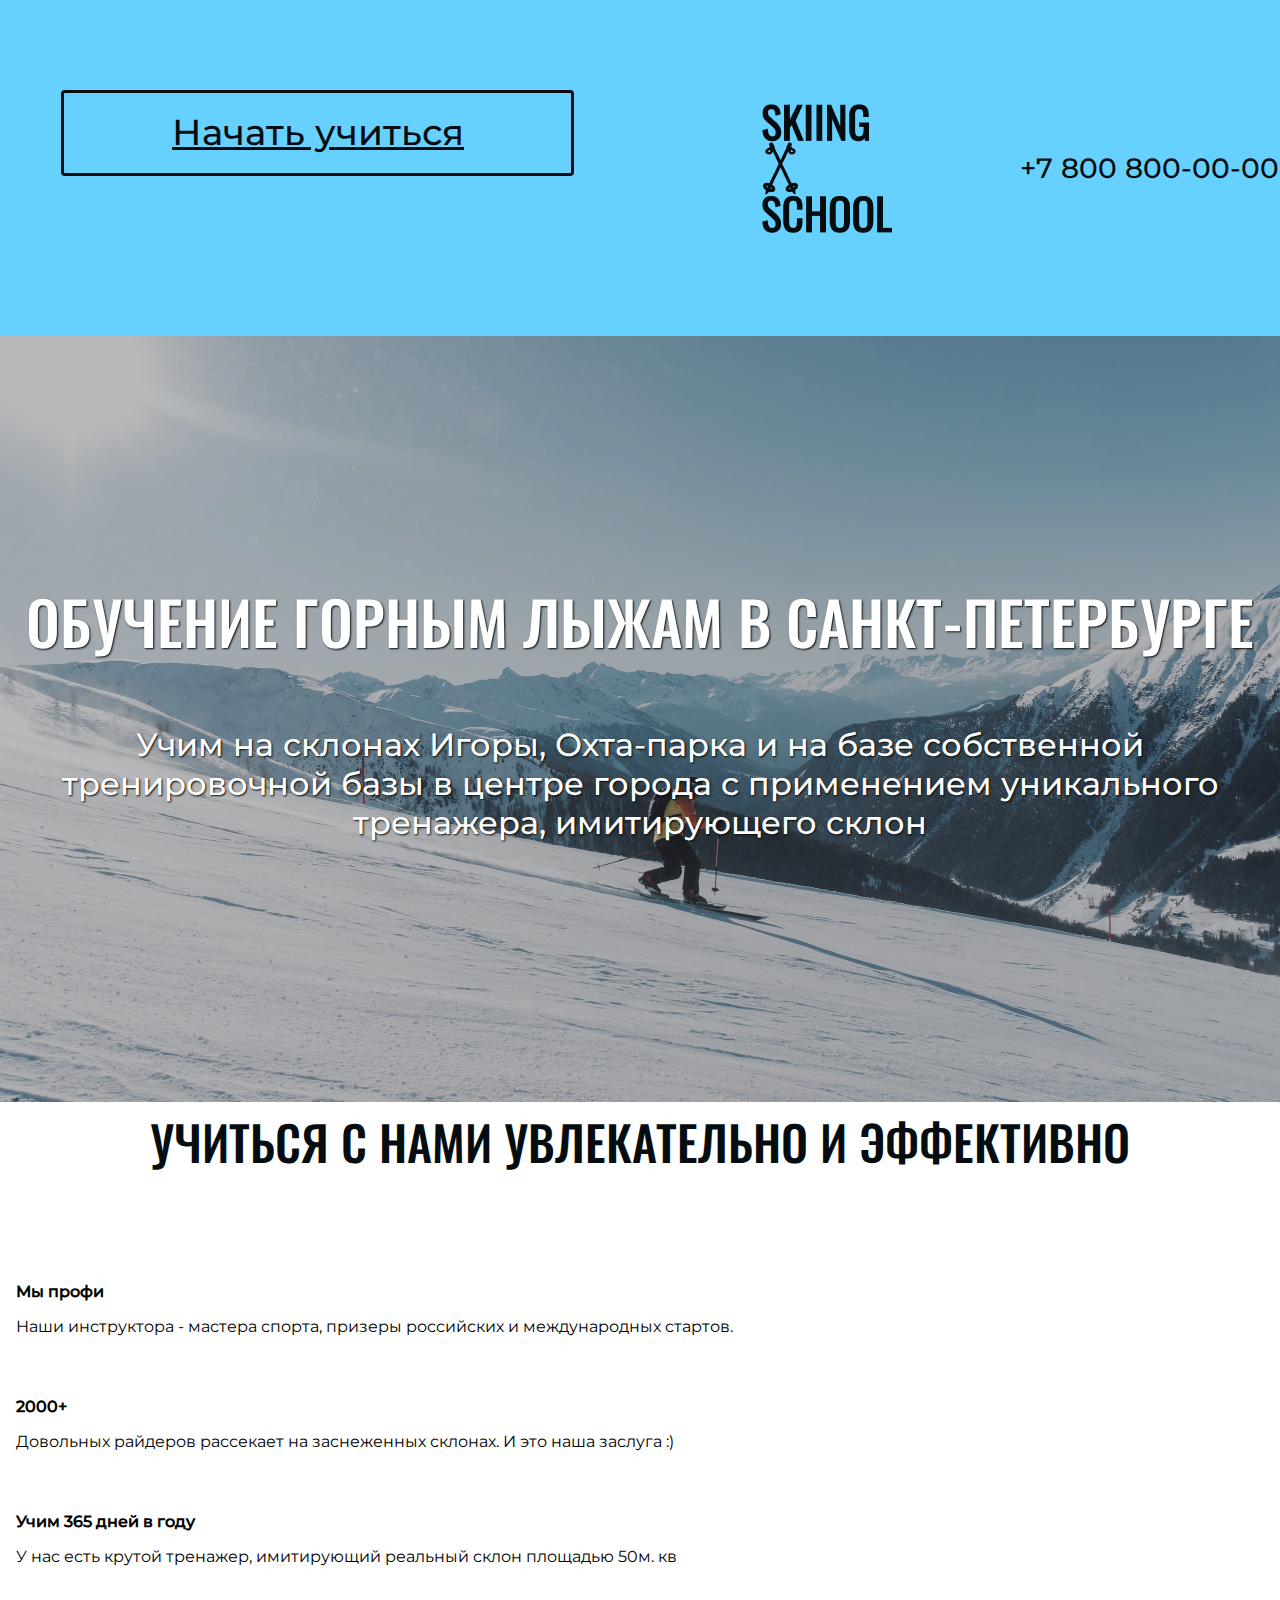
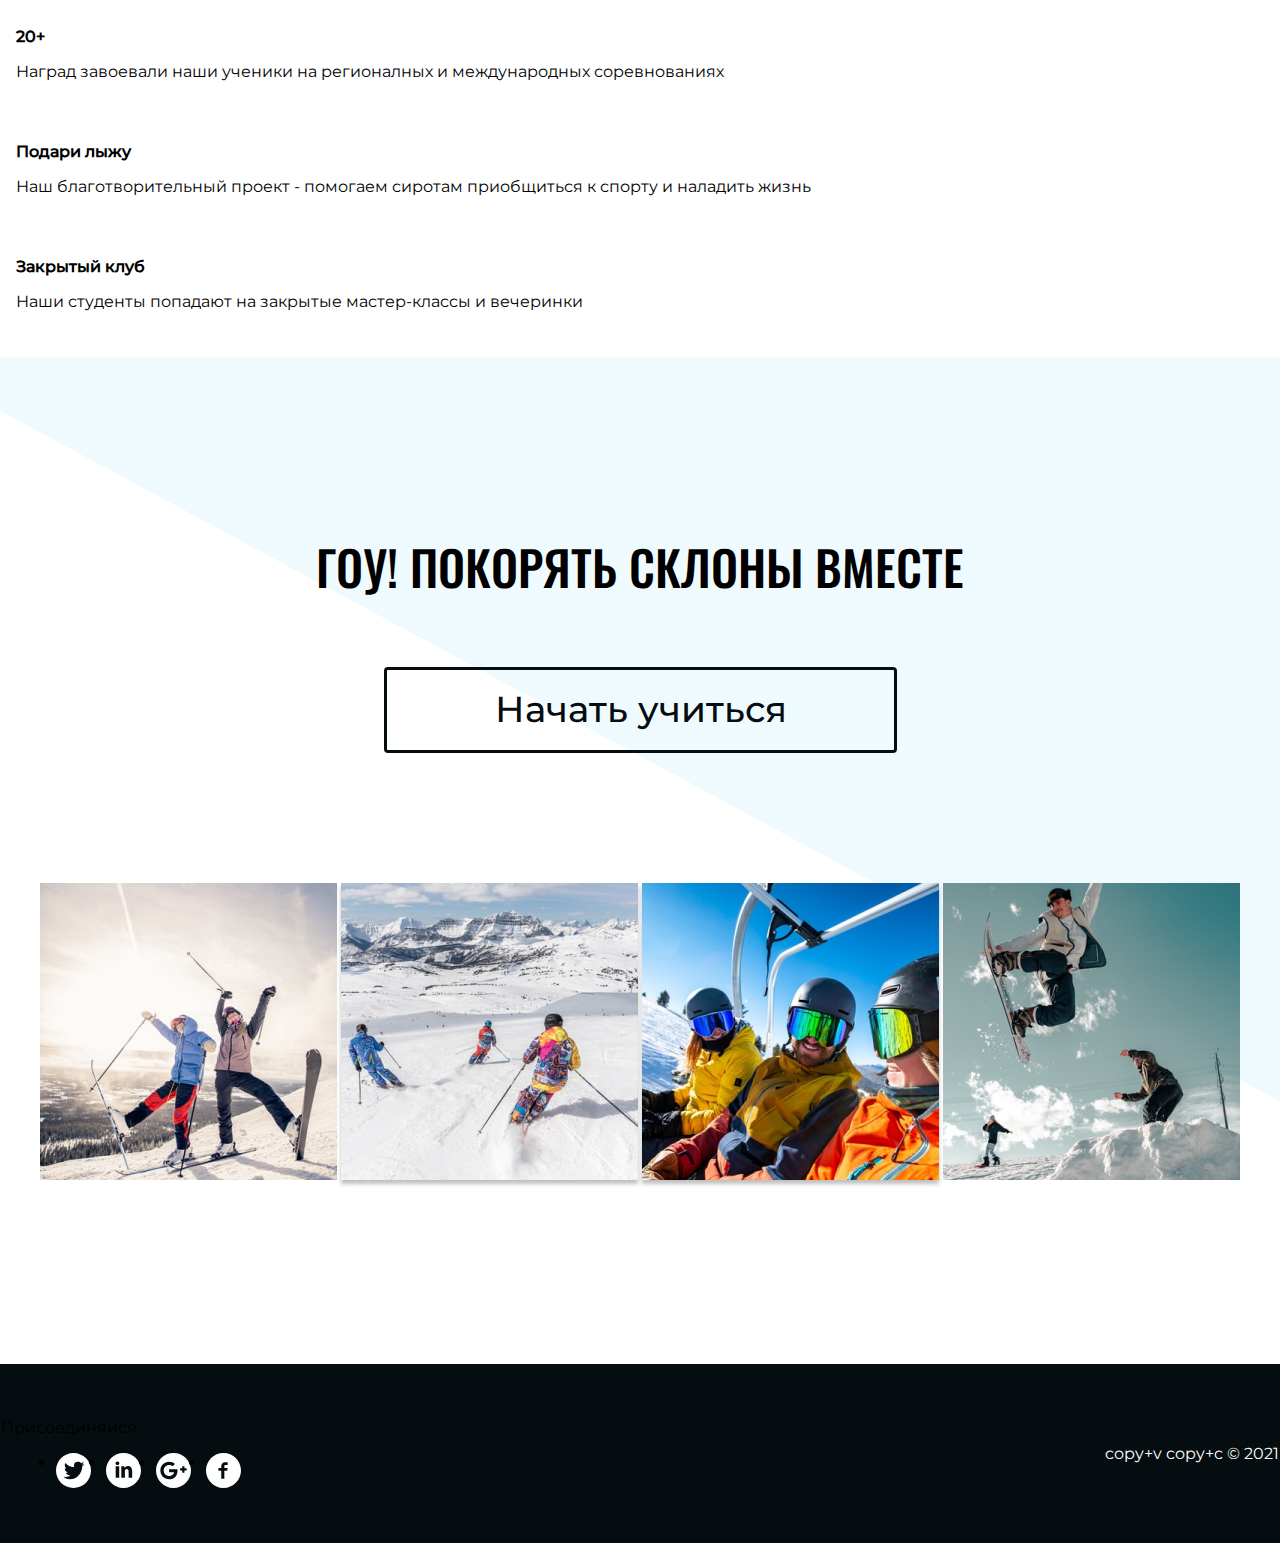
<file: index.html>
<!DOCTYPE html>
<html lang="en">

<head>
  <meta charset="UTF-8">
  <meta http-equiv="X-UA-Compatible" content="IE=edge">
  <meta name="viewport" content="width=device-width, initial-scale=1.0">
  <title>skiing-school</title>
  <link rel="stylesheet" href="styles/style.css">
</head>

<body>
  <header class="header">
    <div class="container">
      <div class="header-wrap">
        <a href="#" class="btn">Начать учиться</a>
        <div class="header-logo-ski">
          <span class="header-logo">
            <img src="images/logo-ski.png" alt="skiing" class="header-logo-pic">
          </span>
          <div class="header-logo-item">
            <span class="header-logo">
              <img src="images/logo.png" alt="Две лыжные палки" class="header-logo-pic">
            </span>
          </div>
          <span class="header-logo">
            <img src="images/logo-school.png" alt="school" class="header-logo-pic">
          </span>
        </div>
        <div class="header-phone">+7 800 800-00-00</div>
      </div>
    </div>
  </header>

  <main class="main">
    <section class="promo">
      <div class="promo-fade">
        <div class="container">
          <h1 class="promo-title">ОБУЧЕНИЕ ГОРНЫМ ЛЫЖАМ В САНКТ-ПЕТЕРБУРГЕ</h1>
          <p class="promo-text">Учим на склонах Игоры, Охта-парка и на базе собственной тренировочной базы в центре
            города с применением уникального тренажера, имитирующего склон</p>
        </div>
      </div>
    </section>

    <section class="school-info">
      <div class="container">
        <p class="school-title">Учиться с нами увлекательно и эффективно</p>

        <div class="school-about">
          <div class="school-item">
            <div class="school-card">
              <strong class="school-about-title">Мы профи</strong>
              <p class="school-about-text">Наши инструктора - мастера спорта, призеры российских и международных
                стартов.</p>
            </div>
          </div>

          <div class="school-item">
            <div class="school-card">
              <strong class="school-about-title">2000+</strong>
              <p class="school-about-text">Довольных райдеров рассекает на заснеженных склонах. И это наша заслуга :)
              </p>
            </div>
          </div>

          <div class="school-item">
            <div class="school-card">
              <strong class="school-about-title">Учим 365 дней в году</strong>
              <p class="school-about-text">У нас есть крутой тренажер, имитирующий реальный склон площадью 50м. кв</p>
            </div>
          </div>

          <div class="school-item">
            <div class="school-card">
              <strong class="school-about-title">20+</strong>
              <p class="school-about-text">Наград завоевали наши ученики на регионалных и международных соревнованиях
              </p>
            </div>
          </div>

          <div class="school-item">
            <div class="school-card">
              <strong class="school-about-title">Подари лыжу</strong>
              <p class="school-about-text">Наш благотворительный проект - помогаем сиротам приобщиться к спорту и
                наладить
                жизнь</p>
            </div>
          </div>

          <div class="school-item">
            <div class="school-card">
              <strong class="school-about-title">Закрытый клуб</strong>
              <p class="school-about-text">Наши студенты попадают на закрытые мастер-классы и вечеринки</p>
            </div>
          </div>
        </div>
      </div>
    </section>

    <section class="order">
      <div class="order-fade">
        <div class="container">
          <p class="order-title">гоу! покорять склоны вместе</p>
          <button class="btn btn-transparent">Начать учиться</button>
          <div class="order-visual">
            <img src="images/photo-dance.jpg" alt="Два человека радуются на лыжах" class="order-picture-left">
            <img src="images/photo-ski.jpg" alt="Три человека скатываются на лыжах" class="order-picture">
            <img src="images/photo-glasses.png" alt="Три человека в лыжных очках" class="order-picture">
            <img src="images/photo-fly.jpg" alt="Человек исполняет трюки на сноуборде" class="order-picture-right">
          </div>
        </div>
      </div>
    </section>
  </main>

  <footer class="footer">
    <div class="container">
      <div class="footer-wrap">
        <div class="footer-link">
          <p class="footer-join">Присоединяйся</p>
          <ul class="social">
            <li class="social-item">
              <a href="#" class="social-link" title="Читай нас в Твиттер"
                style="background-image: url('images/icon-twitter.svg');"></a>
            </li>
            <li class="social-item">
              <a href="#" class="social-link" style="background-image: url('images/icon-in.svg');"></a>
            </li>
            <li class="social-item">
              <a href="#" class="social-link" style="background-image: url('images/icon-google.svg');"></a>
            </li>
            <li class="social-item">
              <a href="#" class="social-link" style="background-image: url('images/icon-fb.svg');"></a>
            </li>
          </ul>
        </div>
        <div class="footer-copyright">
          <p class="copyright">copy+v copy+c © 2021</p>
        </div>
      </div>
    </div>

  </footer>


</body>

</html>
</file>
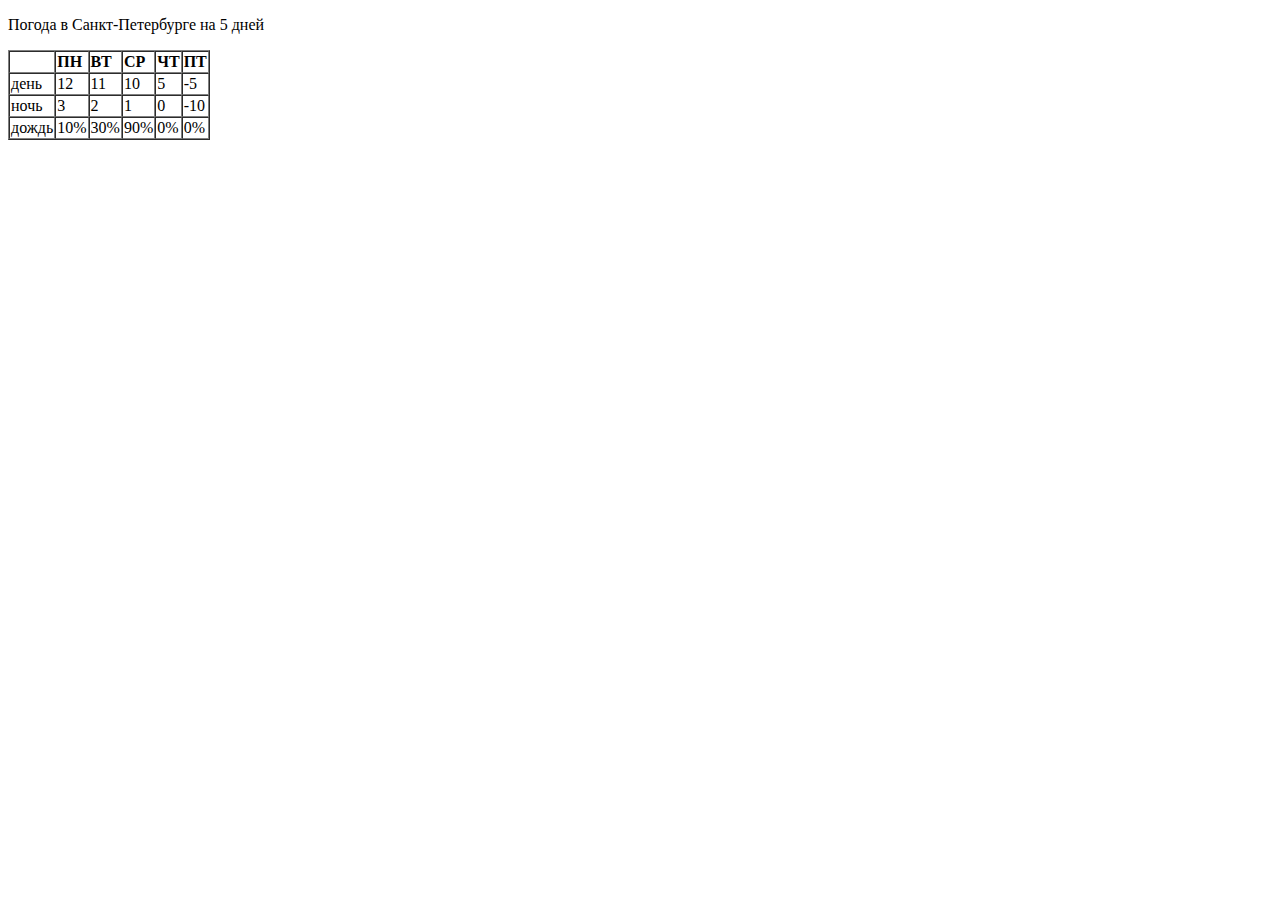
<file: table.html>
<!DOCTYPE html>
<html lang="en">
<head>
  <meta charset="UTF-8">
  <meta http-equiv="X-UA-Compatible" content="IE=edge">
  <meta name="viewport" content="width=device-width, initial-scale=1.0">
  <title>Document</title>
</head>
<body>
  <p>Погода в Санкт-Петербурге на 5 дней</p>
    <table border="1" cellspacing="0">
    <tr>
      <td colspan="1"></td>
      <td><strong>ПН</strong></td>
      <td><strong>ВТ</strong></td>
      <td><strong>СР</strong></td>
      <td><strong>ЧТ</strong></td>
      <td><strong>ПТ</strong></td>
    </tr>
    <tr>
      <td>день</td>
      <td>12</td>
      <td>11</td>
      <td>10</td>
      <td>5</td>
      <td>-5</td>
    </tr>
    <tr>
      <td>ночь</td>
      <td>3</td>
      <td>2</td>
      <td>1</td>
      <td>0</td>
      <td>-10</td>
    </tr>
    <tr>
      <td>дождь</td>
      <td>10%</td>
      <td>30%</td>
      <td>90%</td>
      <td>0%</td>
      <td>0%</td>
    </tr>
  </table>
</body>
</html>
</file>
<file: styles/style.css>
/* Fonts */
/* montserrat-regular - latin_cyrillic */
@font-face {
  font-family: 'Montserrat';
  font-style: normal;
  font-weight: 400;
  src: local(''),
       url('../fonts/montserrat-v24-latin_cyrillic-regular.woff2') format('woff2'), /* Chrome 26+, Opera 23+, Firefox 39+ */
       url('../fonts/montserrat-v24-latin_cyrillic-regular.woff') format('woff'); /* Chrome 6+, Firefox 3.6+, IE 9+, Safari 5.1+ */
}
/* montserrat-500 - latin_cyrillic */
@font-face {
  font-family: 'Montserrat';
  font-style: normal;
  font-weight: 500;
  src: local(''),
       url('../fonts/montserrat-v24-latin_cyrillic-500.woff2') format('woff2'), /* Chrome 26+, Opera 23+, Firefox 39+ */
       url('../fonts/montserrat-v24-latin_cyrillic-500.woff') format('woff'); /* Chrome 6+, Firefox 3.6+, IE 9+, Safari 5.1+ */
}
/* oswald-500 - latin_cyrillic */
@font-face {
  font-family: 'Oswald';
  font-style: normal;
  font-weight: 500;
  src: local(''),
       url('../fonts/oswald-v48-latin_cyrillic-500.woff2') format('woff2'), /* Chrome 26+, Opera 23+, Firefox 39+ */
       url('../fonts/oswald-v48-latin_cyrillic-500.woff') format('woff'); /* Chrome 6+, Firefox 3.6+, IE 9+, Safari 5.1+ */
}

/* Common */

* {
  box-sizing: border-box;
}
body {
  margin: 0;
  font-family: 'Montserrat', sans-serif;
}
.container {
  width: 1278px;
  margin: 0 auto;

}

/* Header */

.header {
  padding: 30px 0;
  background-color: #66D1FF;
}
.header-wrap {
  display: flex;
  align-items: center;
  justify-content: space-between;
}

.header-logo {
  display: flex;
  align-items: center;
}

.header-btn {
  display: inline-block;
  font-style: normal;
  font-family: inherit;
  min-width: 275px;
  padding: 6px;
  color: #060D10;
  font-size: 24px;
  line-height: 29px;
  font-weight: 500;
  text-decoration: none;
  text-align: center;
  background-color: #FFFFFF;
  border: 2px solid #FFFFFF;
  border-radius: 4px;
}
.header-phone {
  font-family: 'Montserrat';
  font-weight: 500;
  line-height: 34px;
  font-size: 28px;
  color: #060D10;
}

/* Promo */

.promo {
  text-align: center;
  color: #fff;
  background-image: url('../images/background-mountain.jpg');
  background-color: gray;
  background-repeat: no-repeat;
  background-size: cover;
  background-position: center;
}
.promo-fade {
  padding-top: 240px;
  padding-bottom: 260px;
  background-color: rgba(6, 13, 16, .25);
}
.promo-title {
  margin-top: 0;
  margin-bottom: 60px;
  font-family: 'Oswald', sans-serif;
  font-weight: 500;
  font-size: 60px;
  line-height: 89px;
  color: #FFFFFF;
  text-shadow: 1px 1px 2px #060D10;
  text-transform: uppercase;
}
.promo-text {
  margin: 0;
  font-family: 'Montserrat';
  font-weight: 500;
  font-size: 32px;
  line-height: 39px;
  color: #FFFFFF;
  text-shadow: 1px 1px 2px #060D10;
}
/* School-Info */
.school {
  padding: 170px 0;
  background-color: rgba(102, 209, 255, .1);
}
.school-title {
    margin: 0;
    padding: 0;
    margin-bottom: 85px;
    font-family: 'Oswald', sans-serif;
    font-weight: 500;
    font-style: normal;
    font-size: 48px;
    line-height: 167%;
    color: #060D10;
    text-align: center;
    text-transform: uppercase;
}
.school-list {
  display: flex;
  flex-wrap: wrap;
  margin-left: -15px;
  margin-right: -15px;
}
.school-item {
  flex-basis: 33.33%;
  padding: 15px;
  margin-bottom: 15px;
  margin-top: 15px;
}
.school-caption {
  text-transform: uppercase;
  font-family: 'Oswald', 'sans-serif';
  font-style: normal;
  font-weight: 500;
  font-size: 32px;
  line-height: 167%;
}
.school-text {
  margin-top: 25px;
  margin-bottom: 0;
  font-size: 26px;
  line-height: 140%;
}
/* Order */
.order {
  text-align: center;
  padding-top: 170px;
  padding-bottom: 180px;
  background: linear-gradient(208.35deg, rgba(102, 209, 255, .1) 43.85%, rgba(196, 196, 196, 0) 43.86%);
  mix-blend-mode: normal;
}
.btn {
  font-family: inherit;
  font-style: normal;
  font-weight: 500;
  font-size: 36px;
  line-height: 44px;
  padding-top: 17px;
  padding-bottom: 19px;
  color: #060D10;
  background-color: rgba(0, 0, 0, 0);
  border: 3px solid #060D10;
  border-radius: 4px;
  margin: 60px;
  margin-bottom: 130px;
  padding-left: 108px;
  padding-right: 107px;
  cursor: pointer;
}
.order-title {
  margin: 0;
  padding: 0;
  font-family: 'Oswald', 'sans-serif';
  font-style: normal;
  font-weight: 500;
  font-size: 48px;
  line-height: 167%;
  text-align: center;
  text-transform: uppercase;
}
.order-list {
  display: flex;
  flex-wrap: wrap;
}
.order-item {
  flex-basis: 25%;
}
.order-picture {
  box-shadow: 0px 4px 4px rgba(0, 0, 0, 0.25);
}

/* Footer */
.footer {
  padding-top: 38px;
  padding-bottom: 39px;
  background-color: #060D10;
}
.footer-wrap {
  display: flex;
  align-items: center;
  justify-content: space-between;
}
.social {
  display: flex;
  align-items: center;
}
.social-join {
  margin: 0;
  padding-right: 45px;
  font-size: 20px;
  line-height: 167%;
  text-align: center;
  color: #FFFFFF;
}
.copyright {
  margin: 0;
  color: #fff;
}

.social-link {
  display: block;
  width: 35px;
  height: 35px;
  background-size: contain;
  background-repeat: no-repeat;
  background-position: center;
}

.social-item {
  margin-left: 15px;
  flex-basis: 25%;
}

.social-link {
  display: flex;
  margin: 0;
  padding: 0;
  list-style: none;
}
</file>
